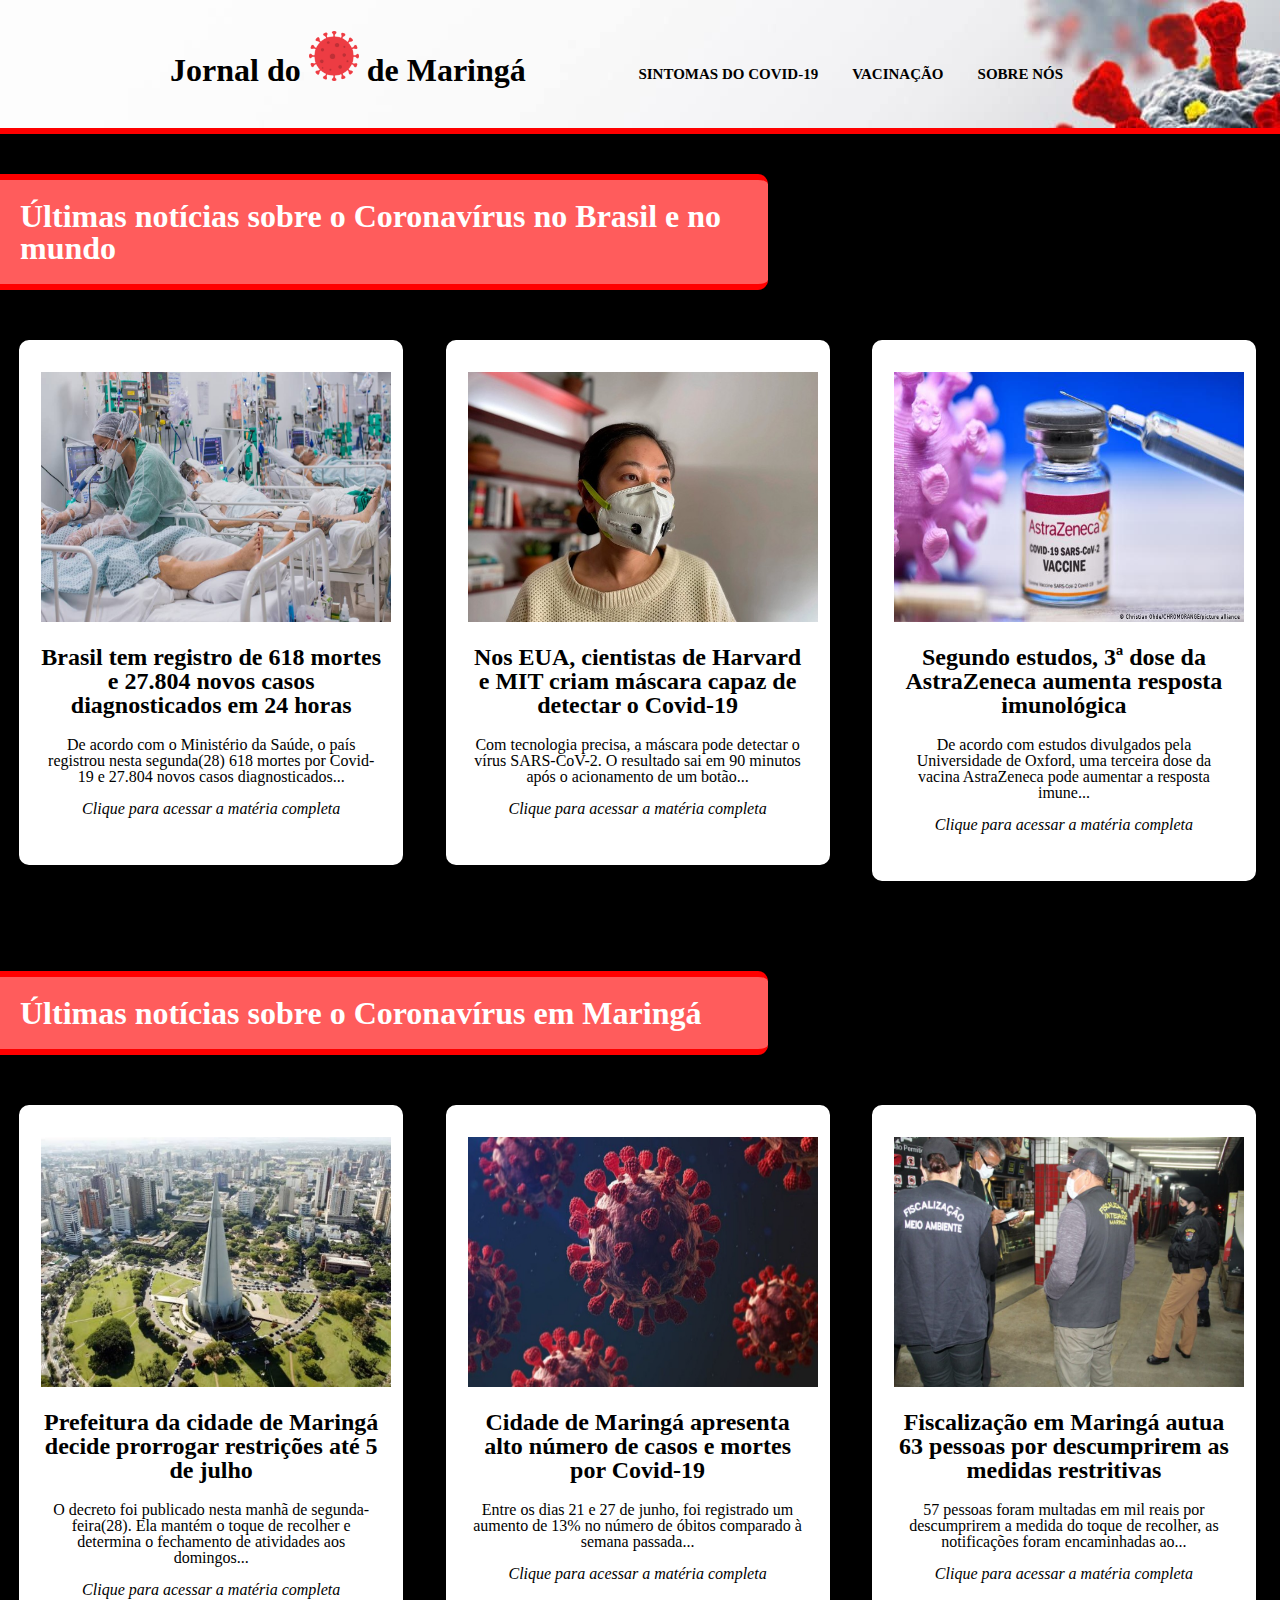
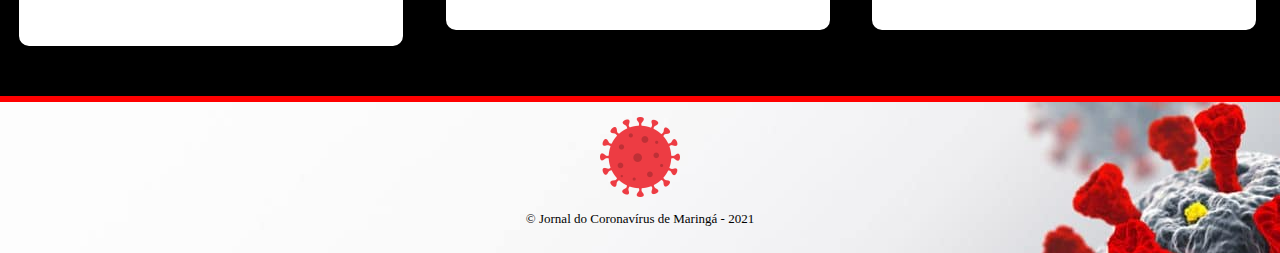
<file: index.html>
<!DOCTYPE html>

<html lang="pt-br">
	
	<head>
		<meta charset="UTF-8">
		<title>Jornal do Coronavírus de Maringá</title>
		<link rel="stylesheet" href="reset.css">
		<link rel="stylesheet" href="noticias.css">
	</head>

	<body>

		<header>
			<div class="caixa">
				<h1><a href="index.html">Jornal do <img src="covid.png" width="50" height="50"> de Maringá</a></h1>

				<nav>
					<ul>
						<li><a href="corona.html">Sintomas do Covid-19</a></li>
						<li><a href="vacinacao.html">Vacinação</a></li>
						<li><a href="sobre.html">Sobre nós</a></li>
					</ul>
				</nav>
			</div>
		</header>

		<main>
		
			<h1 class="titulos-principais">Últimas notícias sobre o Coronavírus no Brasil e no mundo</h1>

			<ul class="noticias">
				<a href="materia_um.html"><li>
					<img src="hospital.jpg" width="350" height="250">
					<h2>Brasil tem registro de 618 mortes e 27.804 novos casos diagnosticados em 24 horas</h2>
					<p>De acordo com o Ministério da Saúde, o país registrou nesta segunda(28) 618 mortes por Covid-19 e 27.804 novos casos diagnosticados...</p>
					<p><em>Clique para acessar a matéria completa</em></p>
				</li></a>
				<a href="materia_dois.html"><li>
					<img src="mascara.jpg" width="350" height="250">
					<h2>Nos EUA, cientistas de Harvard e MIT criam máscara capaz de detectar o Covid-19</h2>
					<p>Com tecnologia precisa, a máscara pode detectar o vírus SARS-CoV-2. O resultado sai em 90 minutos após o acionamento de um botão...</p>
					<p><em>Clique para acessar a matéria completa</em></p>
				</li></a>

				<a href="materia_tres.html"><li>
					<img src="astrazeneca2.jpg" width="350" height="250">
					<h2>Segundo estudos, 3ª dose da AstraZeneca aumenta resposta imunológica</h2>
					<p>De acordo com estudos divulgados pela Universidade de Oxford, uma terceira dose da vacina AstraZeneca pode aumentar a resposta imune...</p>
					<p><em>Clique para acessar a matéria completa</em></p>
				</li></a>
			</ul>

			<h1 class="titulos-principais">Últimas notícias sobre o Coronavírus em Maringá</h1>

			<ul class="noticias-dois">
				<a href="materia_mg_um.html"><li>
					<img src="foto-maringa.jpg" width="350" height="250">
					<h2>Prefeitura da cidade de Maringá decide prorrogar restrições até 5 de julho</h2>
					<p>O decreto foi publicado nesta manhã de segunda-feira(28). Ela mantém o toque de recolher e determina o fechamento de atividades aos domingos...</p>
					<p><em>Clique para acessar a matéria completa</em></p>
				</li></a>
				<a href="materia_mg_dois.html"><li>
					<img src="corona-foto-dois.jpg" width="350" height="250">
					<h2>Cidade de Maringá apresenta alto número de casos e mortes por Covid-19</h2>
					<p>Entre os dias 21 e 27 de junho, foi registrado um aumento de 13% no número de óbitos comparado à semana passada...</p>
					<p><em>Clique para acessar a matéria completa</em></p>
				</li></a>

				<a href="materia_mg_tres.html"><li>
					<img src="fiscal.jpg" width="350" height="250">
					<h2>Fiscalização em Maringá autua 63 pessoas por descumprirem as medidas restritivas</h2>
					<p>57 pessoas foram multadas em mil reais por descumprirem a medida do toque de recolher, as notificações foram encaminhadas ao...</p>
					<p><em>Clique para acessar a matéria completa</em></p>
				</li></a>
			</ul>

		</main>

		<footer>
			<img src="covid.png" width="80" height="80">
			<p>&copy; Jornal do Coronavírus de Maringá - 2021</p>
		</footer>

	</body>
</file>
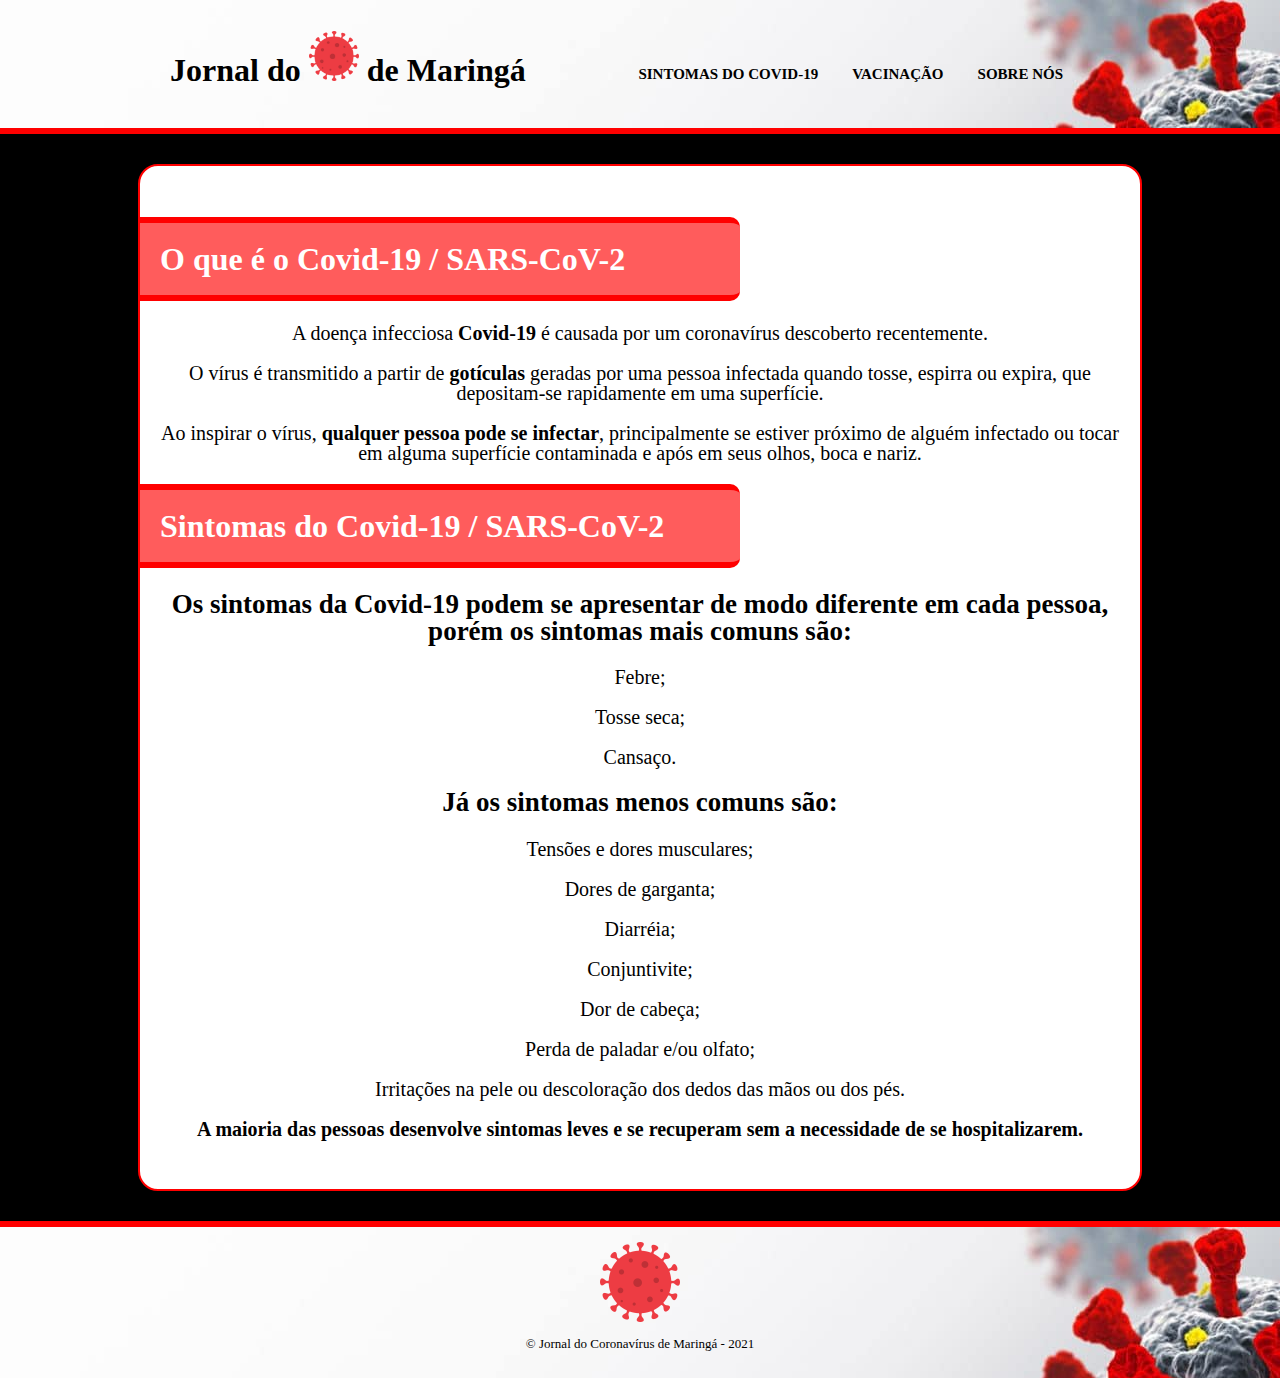
<file: corona.html>
<!DOCTYPE html>

<html lang="pt-br">
	
	<head>
		<meta charset="UTF-8">
		<title>Jornal do Coronavírus de Maringá</title>
		<link rel="stylesheet" href="reset.css">
		<link rel="stylesheet" href="navegacao.css">
	</head>

	<body>

		<header>
			<div class="caixa">
				<h1><a href="index.html">Jornal do <img src="covid.png" width="50" height="50"> de Maringá</a></h1>

				<nav>
					<ul>
						<li><a href="corona.html">Sintomas do Covid-19</a></li>
						<li><a href="vacinacao.html">Vacinação</a></li>
						<li><a href="sobre.html">Sobre nós</a></li>
					</ul>
				</nav>
			</div>
		</header>

		<main>
			
			<h1 class="titulos-principais">O que é o Covid-19 / SARS-CoV-2</h1>
			<p class="texto">A doença infecciosa <strong>Covid-19</strong> é causada por um coronavírus descoberto recentemente.</p>
			<p class="texto">O vírus é transmitido a partir de <strong>gotículas</strong> geradas por uma pessoa infectada quando tosse, espirra ou expira, que depositam-se rapidamente em uma superfície.</p>
			<p class="texto">Ao inspirar o vírus, <strong>qualquer pessoa pode se infectar</strong>, principalmente se estiver próximo de alguém infectado ou tocar em alguma superfície contaminada e após em seus olhos, boca e nariz.</p>
			<p class="texto"></p>
			<h1 class="titulos-principais">Sintomas do Covid-19 / SARS-CoV-2</h1>
			<h2>Os sintomas da Covid-19 podem se apresentar de modo diferente em cada pessoa, porém os sintomas mais comuns são:</h2>
			<p class="texto">Febre;</p>
			<p class="texto">Tosse seca;</p>
			<p class="texto">Cansaço.</p>
			<h2>Já os sintomas menos comuns são:</h2>
			<p class="texto">Tensões e dores musculares;</p>
			<p class="texto">Dores de garganta;</p>
			<p class="texto">Diarréia;</p>
			<p class="texto">Conjuntivite;</p>
			<p class="texto">Dor de cabeça;</p>
			<p class="texto">Perda de paladar e/ou olfato;</p>
			<p class="texto">Irritações na pele ou descoloração dos dedos das mãos ou dos pés.</p>
			<p class="texto"><strong>A maioria das pessoas desenvolve sintomas leves e se recuperam sem a necessidade de se hospitalizarem.</strong></p>

		</main>

		<footer>
			<img src="covid.png" width="80" height="80">
			<p>&copy; Jornal do Coronavírus de Maringá - 2021</p>
		</footer>

	</body>
</file>
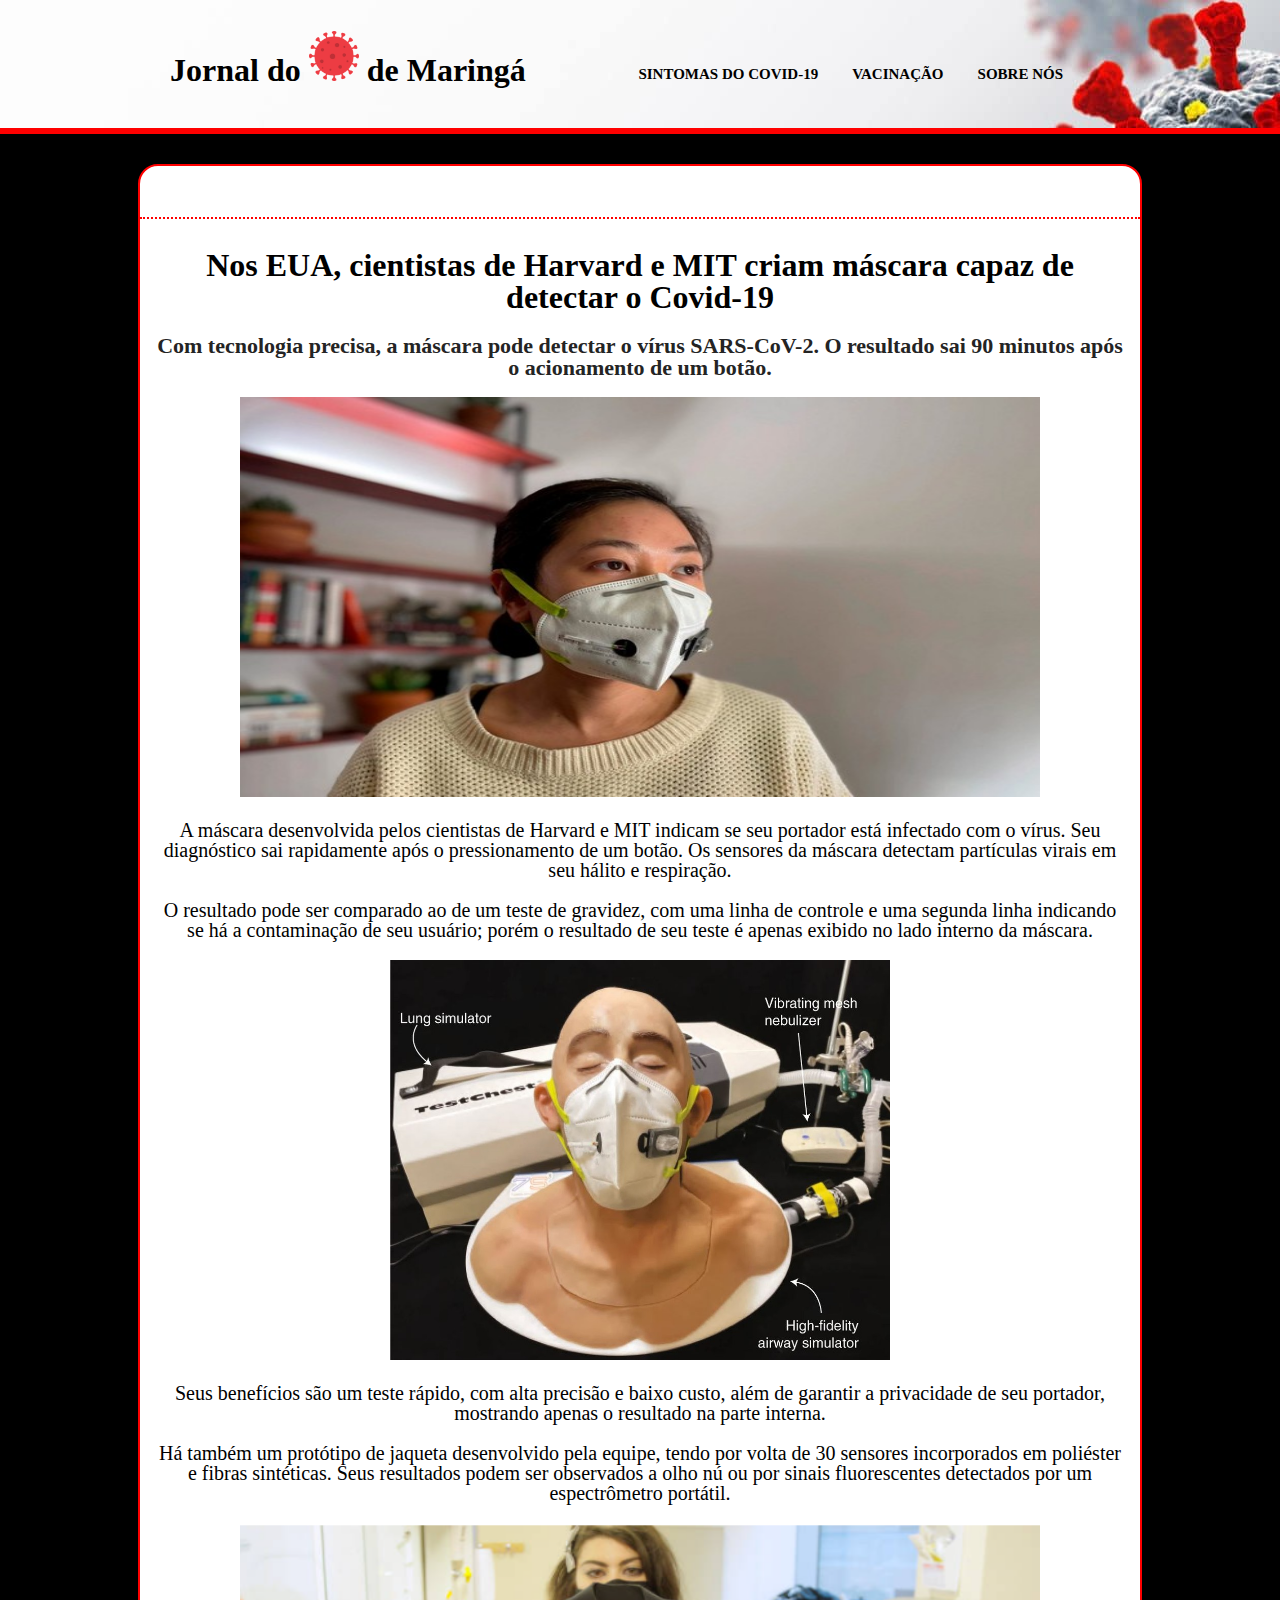
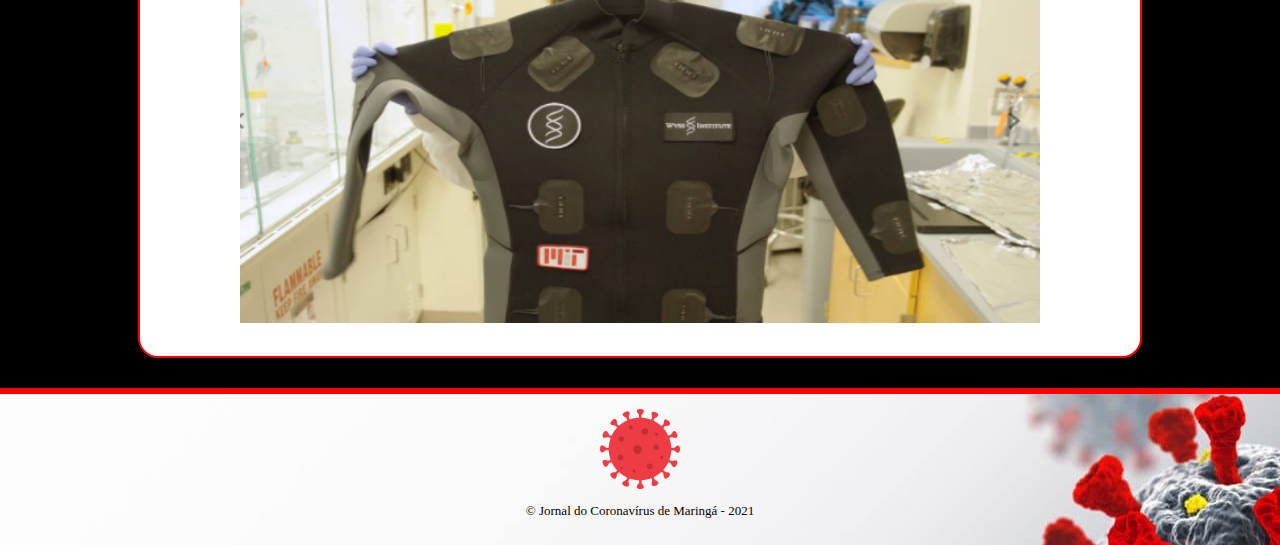
<file: materia_dois.html>
<!DOCTYPE html>

<html lang="pt-br">
	
	<head>
		<meta charset="UTF-8">
		<title>Jornal do Coronavírus de Maringá</title>
		<link rel="stylesheet" href="reset.css">
		<link rel="stylesheet" href="style_materias.css">
	</head>

	<body>

		<header>
			<div class="caixa">
				<h1><a href="index.html">Jornal do <img src="covid.png" width="50" height="50"> de Maringá</a></h1>

				<nav>
					<ul>
						<li><a href="corona.html">Sintomas do Covid-19</a></li>
						<li><a href="vacinacao.html">Vacinação</a></li>
						<li><a href="sobre.html">Sobre nós</a></li>
					</ul>
				</nav>
			</div>
		</header>

		<main>
			<h1 class="titulo-materia">Nos EUA, cientistas de Harvard e MIT criam máscara capaz de detectar o Covid-19</h1>
			<h2>Com tecnologia precisa, a máscara pode detectar o vírus SARS-CoV-2. O resultado sai 90 minutos após o acionamento de um botão.</h2>
			<img src="mascara.jpg" width="800" height="400">
			<p class="texto">A máscara desenvolvida pelos cientistas de Harvard e MIT indicam se seu portador está infectado com o vírus. Seu diagnóstico sai rapidamente após o pressionamento de um botão. Os sensores da máscara detectam partículas virais em seu hálito e respiração.</p>
			<p class="texto">O resultado pode ser comparado ao de um teste de gravidez, com uma linha de controle e uma segunda linha indicando se há a contaminação de seu usuário; porém o resultado de seu teste é apenas exibido no lado interno da máscara.</p>
			<img src="mascara2.jpg" width="500" height="400">
			<p class="texto">Seus benefícios são um teste rápido, com alta precisão e baixo custo, além de garantir a privacidade de seu portador, mostrando apenas o resultado na parte interna.</p>
			<p class="texto">Há também um protótipo de jaqueta desenvolvido pela equipe, tendo por volta de 30 sensores incorporados em poliéster e fibras sintéticas. Seus resultados podem ser observados a olho nú ou por sinais fluorescentes detectados por um espectrômetro portátil.</p>
			<img src="jaqueta.png" width="800" height="400">
		</main>

		<footer>
			<img src="covid.png" width="80" height="80">
			<p>&copy; Jornal do Coronavírus de Maringá - 2021</p>
		</footer>

	</body>
</file>
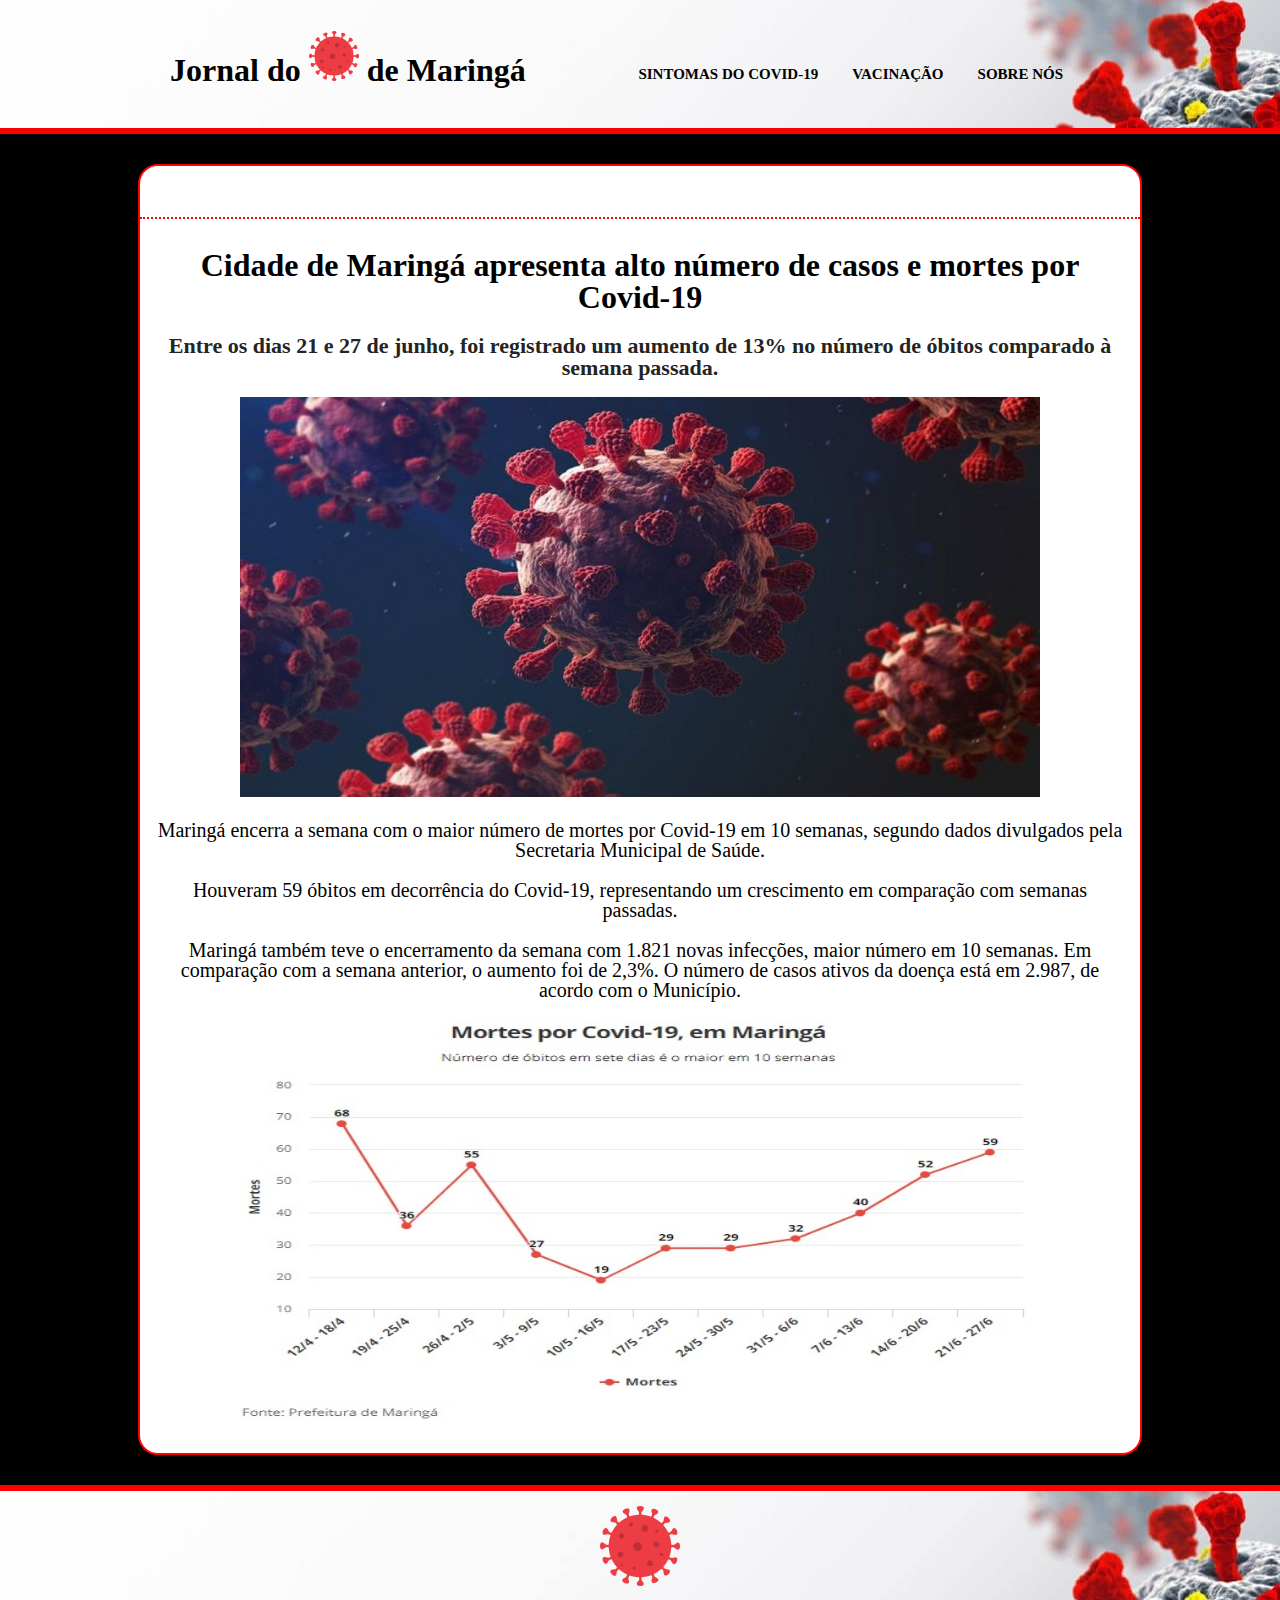
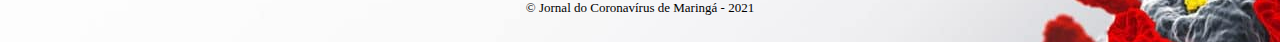
<file: materia_mg_dois.html>
<!DOCTYPE html>

<html lang="pt-br">
	
	<head>
		<meta charset="UTF-8">
		<title>Jornal do Coronavírus de Maringá</title>
		<link rel="stylesheet" href="reset.css">
		<link rel="stylesheet" href="style_materias.css">
	</head>

	<body>

		<header>
			<div class="caixa">
				<h1><a href="index.html">Jornal do <img src="covid.png" width="50" height="50"> de Maringá</a></h1>

				<nav>
					<ul>
						<li><a href="corona.html">Sintomas do Covid-19</a></li>
						<li><a href="vacinacao.html">Vacinação</a></li>
						<li><a href="sobre.html">Sobre nós</a></li>
					</ul>
				</nav>
			</div>
		</header>

		<main>
			<h1 class="titulo-materia">Cidade de Maringá apresenta alto número de casos e mortes por Covid-19</h1>
			<h2>Entre os dias 21 e 27 de junho, foi registrado um aumento de 13% no número de óbitos comparado à semana passada.</h2>
			<img src="corona-foto-dois.jpg" width="800" height="400">
			<p class="texto">Maringá encerra a semana com o maior número de mortes por Covid-19 em 10 semanas, segundo dados divulgados pela Secretaria Municipal de Saúde.</p>
			<p class="texto">Houveram 59 óbitos em decorrência do Covid-19, representando um crescimento em comparação com semanas passadas.</p>
			<p class="texto">Maringá também teve o encerramento da semana com 1.821 novas infecções, maior número em 10 semanas. Em comparação com a semana anterior, o aumento foi de 2,3%. O número de casos ativos da doença está em 2.987, de acordo com o Município.</p>
			<img src="obitosMaringa.jpg" width="800" height="400">
		</main>

		<footer>
			<img src="covid.png" width="80" height="80">
			<p>&copy; Jornal do Coronavírus de Maringá - 2021</p>
		</footer>

	</body>
</file>
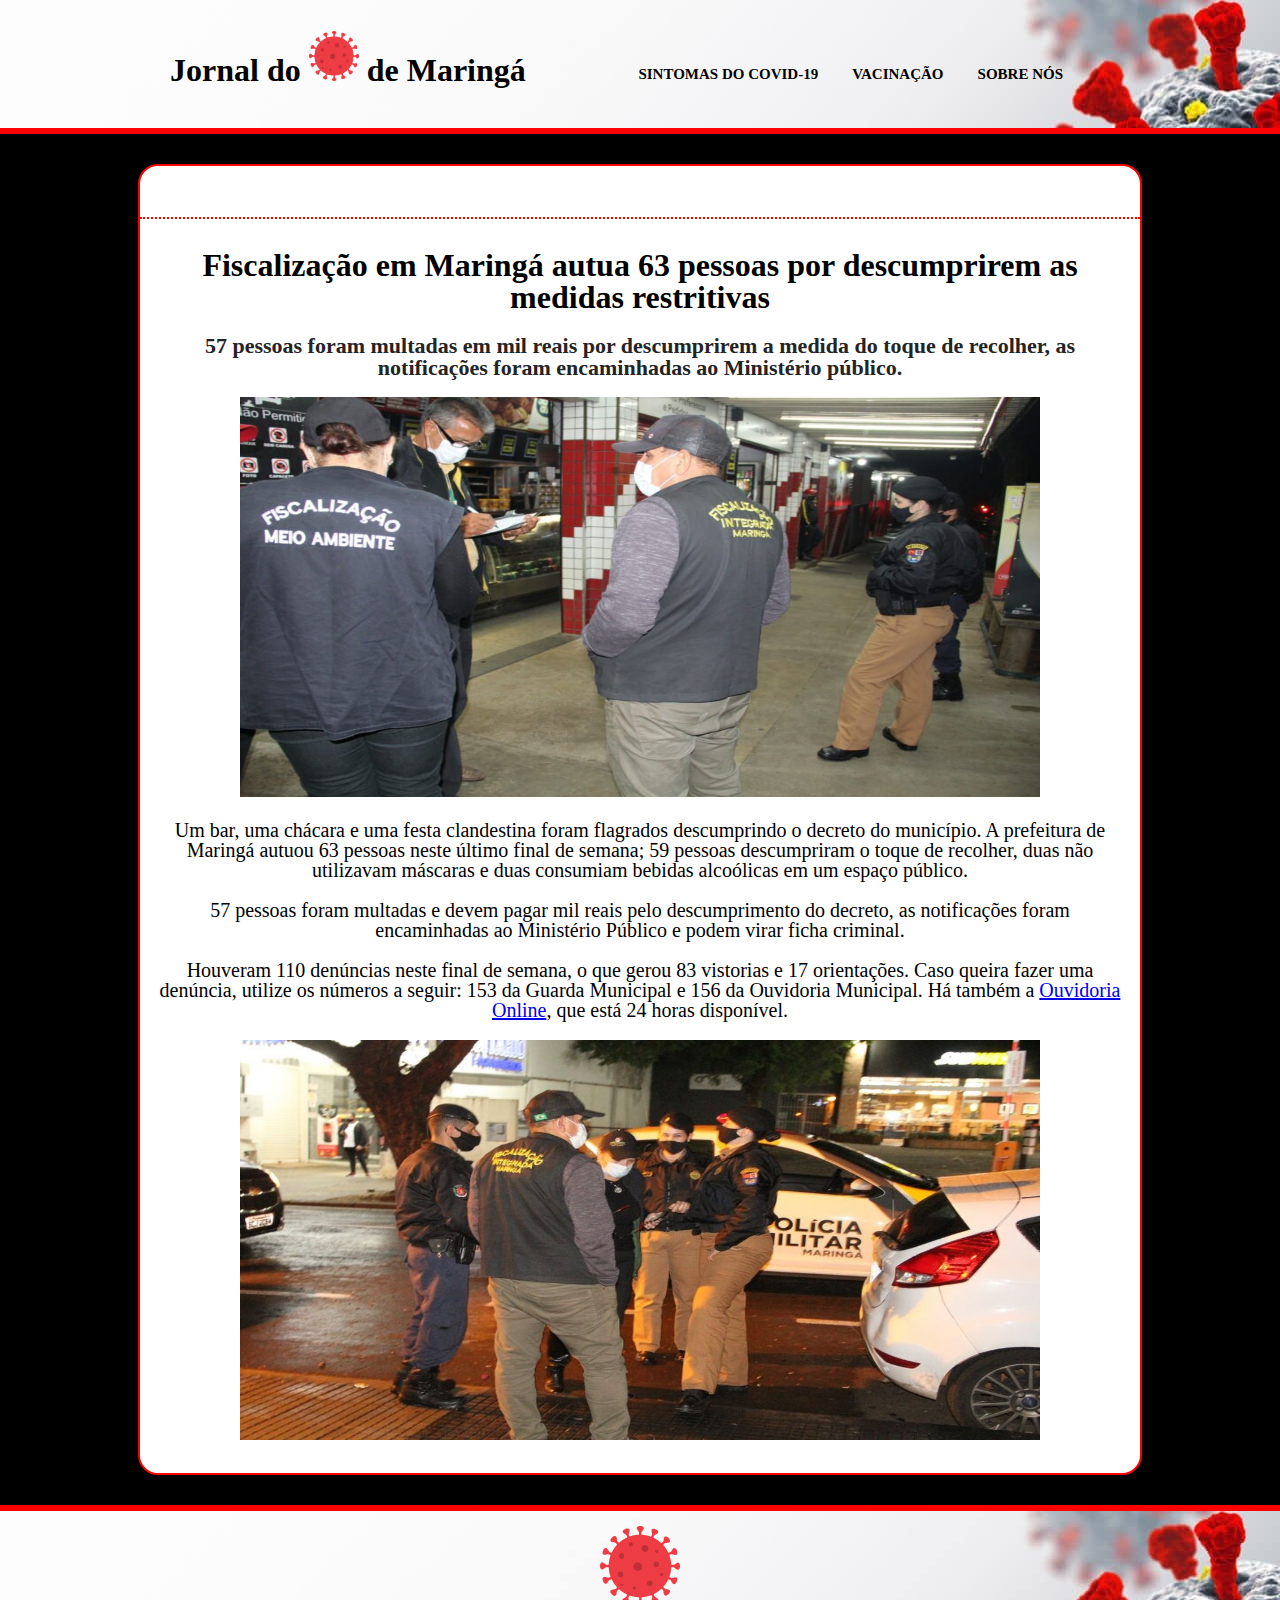
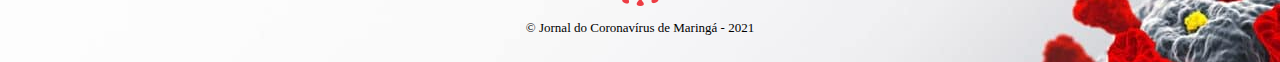
<file: materia_mg_tres.html>
<!DOCTYPE html>

<html lang="pt-br">
	
	<head>
		<meta charset="UTF-8">
		<title>Jornal do Coronavírus de Maringá</title>
		<link rel="stylesheet" href="reset.css">
		<link rel="stylesheet" href="style_materias.css">
	</head>

	<body>

		<header>
			<div class="caixa">
				<h1><a href="index.html">Jornal do <img src="covid.png" width="50" height="50"> de Maringá</a></h1>

				<nav>
					<ul>
						<li><a href="corona.html">Sintomas do Covid-19</a></li>
						<li><a href="vacinacao.html">Vacinação</a></li>
						<li><a href="sobre.html">Sobre nós</a></li>
					</ul>
				</nav>
			</div>
		</header>

		<main>
			<h1 class="titulo-materia">Fiscalização em Maringá autua 63 pessoas por descumprirem as medidas restritivas</h1>
			<h2>57 pessoas foram multadas em mil reais por descumprirem a medida do toque de recolher, as notificações foram encaminhadas ao Ministério público.</h2>
			<img src="fiscal.jpg" width="800" height="400">
			<p class="texto">Um bar, uma chácara e uma festa clandestina foram flagrados descumprindo o decreto do município. A prefeitura de Maringá autuou 63 pessoas neste último final de semana; 59 pessoas descumpriram o toque de recolher, duas não utilizavam máscaras e duas consumiam bebidas alcoólicas em um espaço público.</p>
			<p class="texto">57 pessoas foram multadas e devem pagar mil reais pelo descumprimento do decreto, as notificações foram encaminhadas ao Ministério Público e podem virar ficha criminal.</p>
			<p class="texto">Houveram 110 denúncias neste final de semana, o que gerou 83 vistorias e 17 orientações. Caso queira fazer uma denúncia, utilize os números a seguir: 153 da Guarda Municipal e 156 da Ouvidoria Municipal. Há também a <a href="http://geoproc.maringa.pr.gov.br:8081/sistema156/">Ouvidoria Online</a>, que está 24 horas disponível.</p>
			<img src="fiscal2.jpg" width="800" height="400">
		</main>

		<footer>
			<img src="covid.png" width="80" height="80">
			<p>&copy; Jornal do Coronavírus de Maringá - 2021</p>
		</footer>

	</body>
</file>
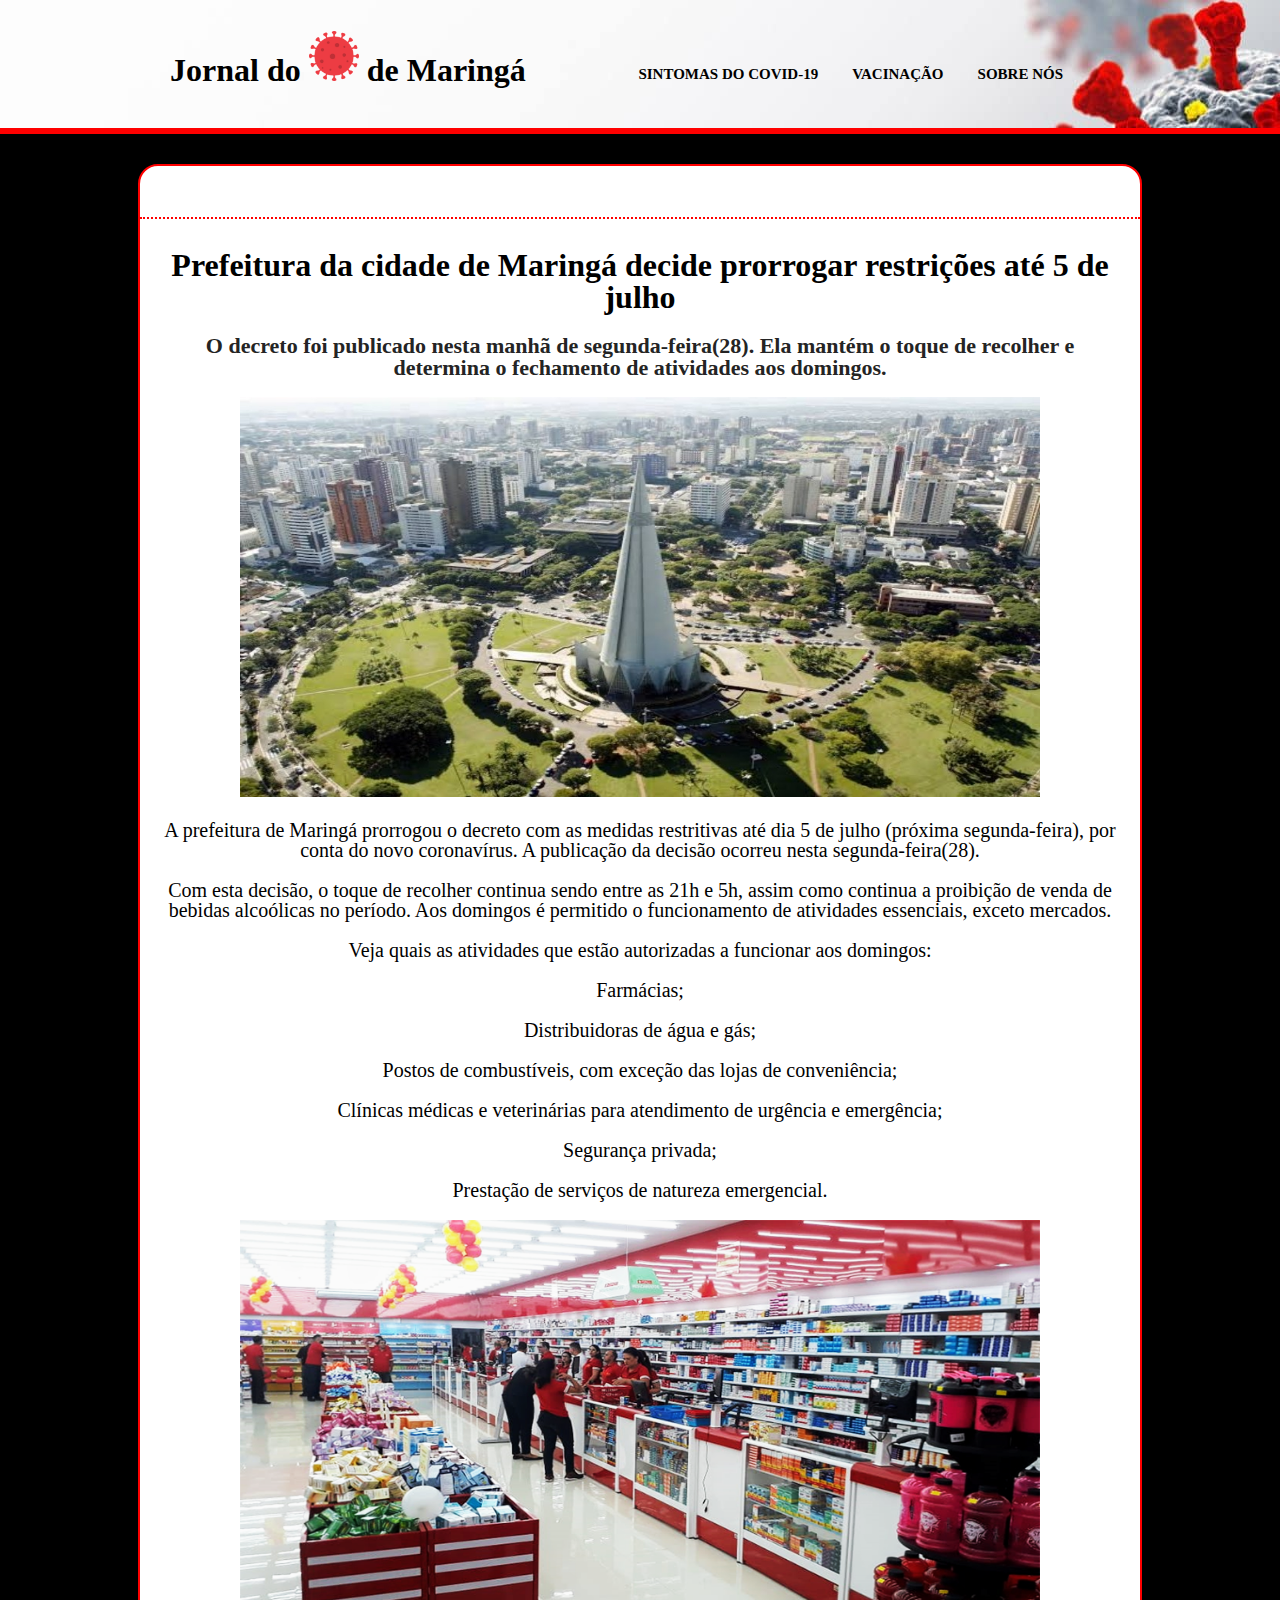
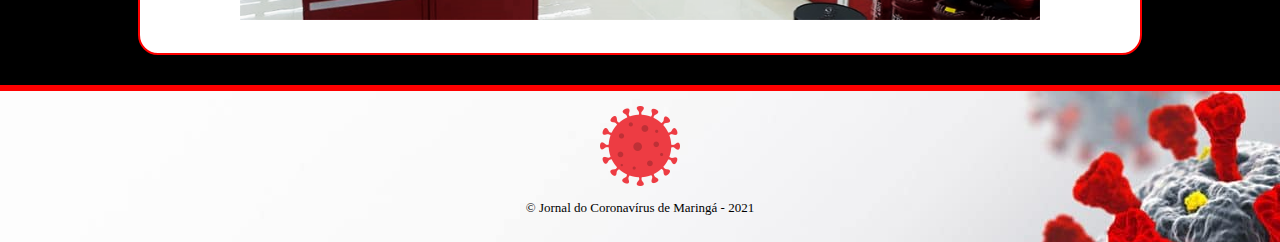
<file: materia_mg_um.html>
<!DOCTYPE html>

<html lang="pt-br">
	
	<head>
		<meta charset="UTF-8">
		<title>Jornal do Coronavírus de Maringá</title>
		<link rel="stylesheet" href="reset.css">
		<link rel="stylesheet" href="style_materias.css">
	</head>

	<body>

		<header>
			<div class="caixa">
				<h1><a href="index.html">Jornal do <img src="covid.png" width="50" height="50"> de Maringá</a></h1>

				<nav>
					<ul>
						<li><a href="corona.html">Sintomas do Covid-19</a></li>
						<li><a href="vacinacao.html">Vacinação</a></li>
						<li><a href="sobre.html">Sobre nós</a></li>
					</ul>
				</nav>
			</div>
		</header>

		<main>
			<h1 class="titulo-materia">Prefeitura da cidade de Maringá decide prorrogar restrições até 5 de julho</h1>
			<h2>O decreto foi publicado nesta manhã de segunda-feira(28). Ela mantém o toque de recolher e determina o fechamento de atividades aos domingos.</h2>
			<img src="foto-maringa.jpg" width="800" height="400">
			<p class="texto">A prefeitura de Maringá prorrogou o decreto com as medidas restritivas até dia 5 de julho (próxima segunda-feira), por conta do novo coronavírus. A publicação da decisão ocorreu nesta segunda-feira(28).</p>
			<p class="texto">Com esta decisão, o toque de recolher continua sendo entre as 21h e 5h, assim como continua a proibição de venda de bebidas alcoólicas no período. Aos domingos é permitido o funcionamento de atividades essenciais, exceto mercados.</p>
			<p class="texto">Veja quais as atividades que estão autorizadas a funcionar aos domingos:</p>
			<p class="texto">Farmácias;</p>
			<p class="texto">Distribuidoras de água e gás;</li>
			<p class="texto">Postos de combustíveis, com exceção das lojas de conveniência;</li>
			<p class="texto">Clínicas médicas e veterinárias para atendimento de urgência e emergência;</li>
			<p class="texto">Segurança privada;</li>
			<p class="texto">Prestação de serviços de natureza emergencial.</p>
			<img src="farmacia.png" width="800" height="400">
		</main>

		<footer>
			<img src="covid.png" width="80" height="80">
			<p>&copy; Jornal do Coronavírus de Maringá - 2021</p>
		</footer>

	</body>
</file>
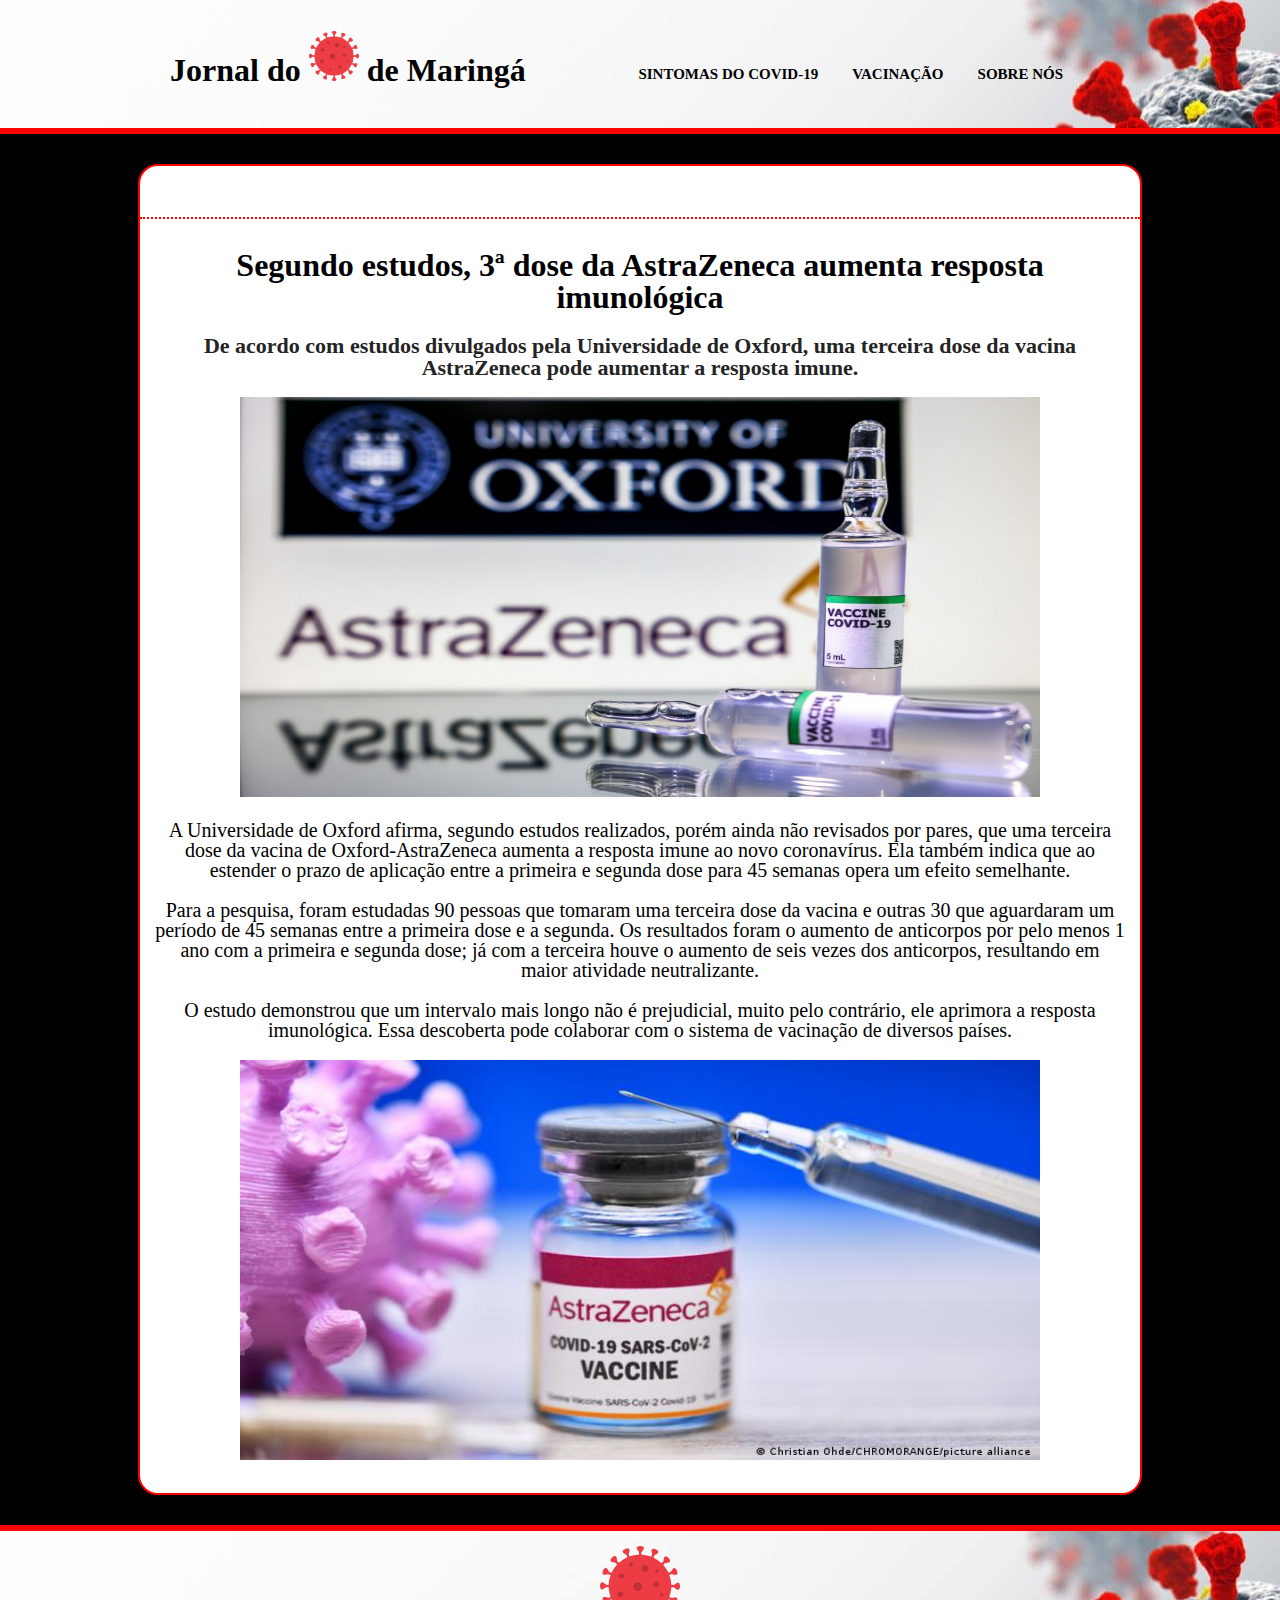
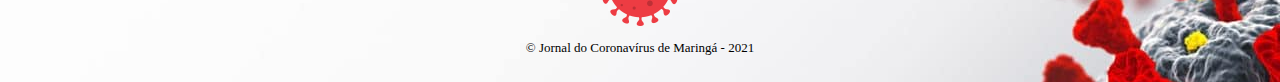
<file: materia_tres.html>
<!DOCTYPE html>

<html lang="pt-br">
	
	<head>
		<meta charset="UTF-8">
		<title>Jornal do Coronavírus de Maringá</title>
		<link rel="stylesheet" href="reset.css">
		<link rel="stylesheet" href="style_materias.css">
	</head>

	<body>

		<header>
			<div class="caixa">
				<h1><a href="index.html">Jornal do <img src="covid.png" width="50" height="50"> de Maringá</a></h1>

				<nav>
					<ul>
						<li><a href="corona.html">Sintomas do Covid-19</a></li>
						<li><a href="vacinacao.html">Vacinação</a></li>
						<li><a href="sobre.html">Sobre nós</a></li>
					</ul>
				</nav>
			</div>
		</header>

		<main>
			<h1 class="titulo-materia">Segundo estudos, 3ª dose da AstraZeneca aumenta resposta imunológica</h1>
			<h2>De acordo com estudos divulgados pela Universidade de Oxford, uma terceira dose da vacina AstraZeneca pode aumentar a resposta imune.</h2>
			<img src="astrazeneca.jpg" width="800" height="400">
			<p class="texto">A Universidade de Oxford afirma, segundo estudos realizados, porém ainda não revisados por pares, que uma terceira dose da vacina de Oxford-AstraZeneca aumenta a resposta imune ao novo coronavírus. Ela também indica que ao estender o prazo de aplicação entre a primeira e segunda dose para 45 semanas opera um efeito semelhante.</p>
			<p class="texto">Para a pesquisa, foram estudadas 90 pessoas que tomaram uma terceira dose da vacina e outras 30 que aguardaram um período de 45 semanas entre a primeira dose e a segunda. Os resultados foram o aumento de anticorpos por pelo menos 1 ano com a primeira e segunda dose; já com a terceira houve o aumento de seis vezes dos anticorpos, resultando em maior atividade neutralizante.</p>
			<p class="texto">O estudo demonstrou que um intervalo mais longo não é prejudicial, muito pelo contrário, ele aprimora a resposta imunológica. Essa descoberta pode colaborar com o sistema de vacinação de diversos países.</p>
			<img src="astrazeneca2.jpg" width="800" height="400">
		</main>

		<footer>
			<img src="covid.png" width="80" height="80">
			<p>&copy; Jornal do Coronavírus de Maringá - 2021</p>
		</footer>

	</body>
</file>
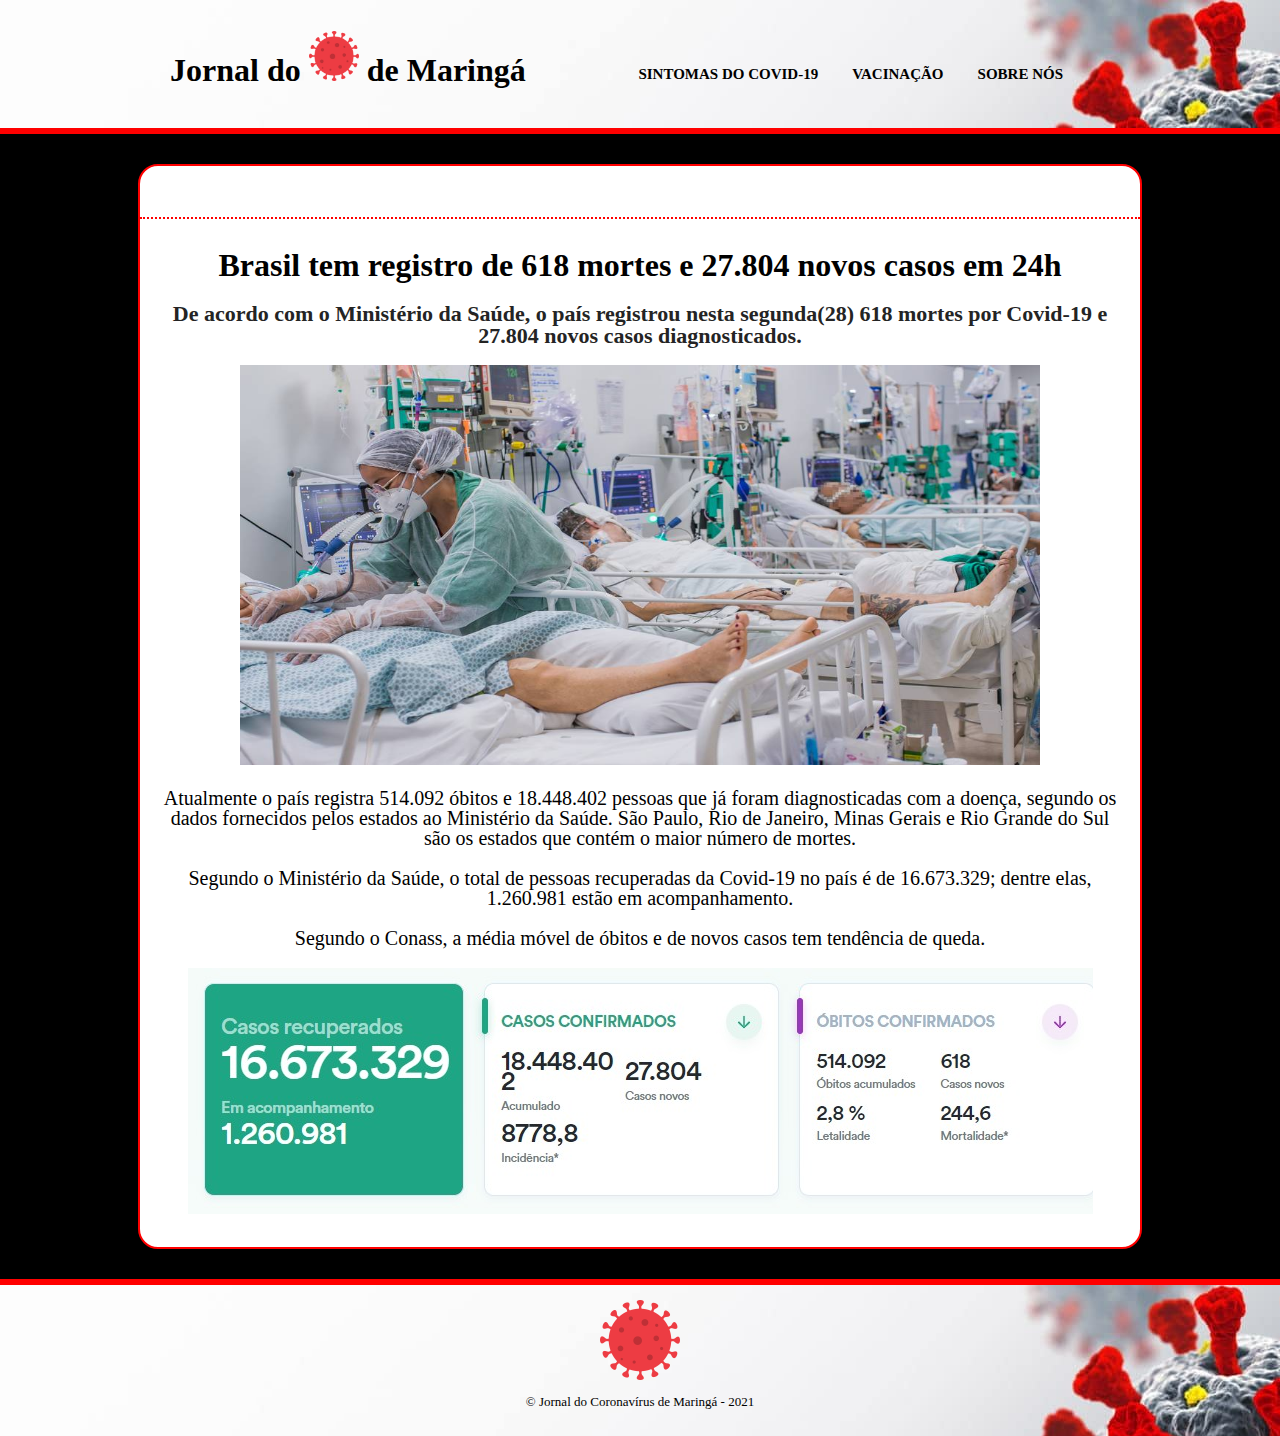
<file: materia_um.html>
<!DOCTYPE html>

<html lang="pt-br">
	
	<head>
		<meta charset="UTF-8">
		<title>Jornal do Coronavírus de Maringá</title>
		<link rel="stylesheet" href="reset.css">
		<link rel="stylesheet" href="style_materias.css">
	</head>

	<body>

		<header>
			<div class="caixa">
				<h1><a href="index.html">Jornal do <img src="covid.png" width="50" height="50"> de Maringá</a></h1>

				<nav>
					<ul>
						<li><a href="corona.html">Sintomas do Covid-19</a></li>
						<li><a href="vacinacao.html">Vacinação</a></li>
						<li><a href="sobre.html">Sobre nós</a></li>
					</ul>
				</nav>
			</div>
		</header>

		<main>
				<h1 class="titulo-materia">Brasil tem registro de 618 mortes e 27.804 novos casos em 24h</h1>
				<h2>De acordo com o Ministério da Saúde, o país registrou nesta segunda(28) 618 mortes por Covid-19 e 27.804 novos casos diagnosticados.</h2>
				<img src="hospital.jpg" width="800" height="400">
				<p class="texto">Atualmente o país registra 514.092 óbitos e 18.448.402 pessoas que já foram diagnosticadas com a doença, segundo os dados fornecidos pelos estados ao Ministério da Saúde. São Paulo, Rio de Janeiro, Minas Gerais e Rio Grande do Sul são os estados que contém o maior número de mortes.</p>
				<p class="texto">Segundo o Ministério da Saúde, o total de pessoas recuperadas da Covid-19 no país é de 16.673.329; dentre elas, 1.260.981 estão em acompanhamento.</p>
				<p class="texto">Segundo o Conass, a média móvel de óbitos e de novos casos tem tendência de queda.</p>
				<img src="boletim.jpg">
		</main>

		<footer>
			<img src="covid.png" width="80" height="80">
			<p>&copy; Jornal do Coronavírus de Maringá - 2021</p>
		</footer>

	</body>
</file>
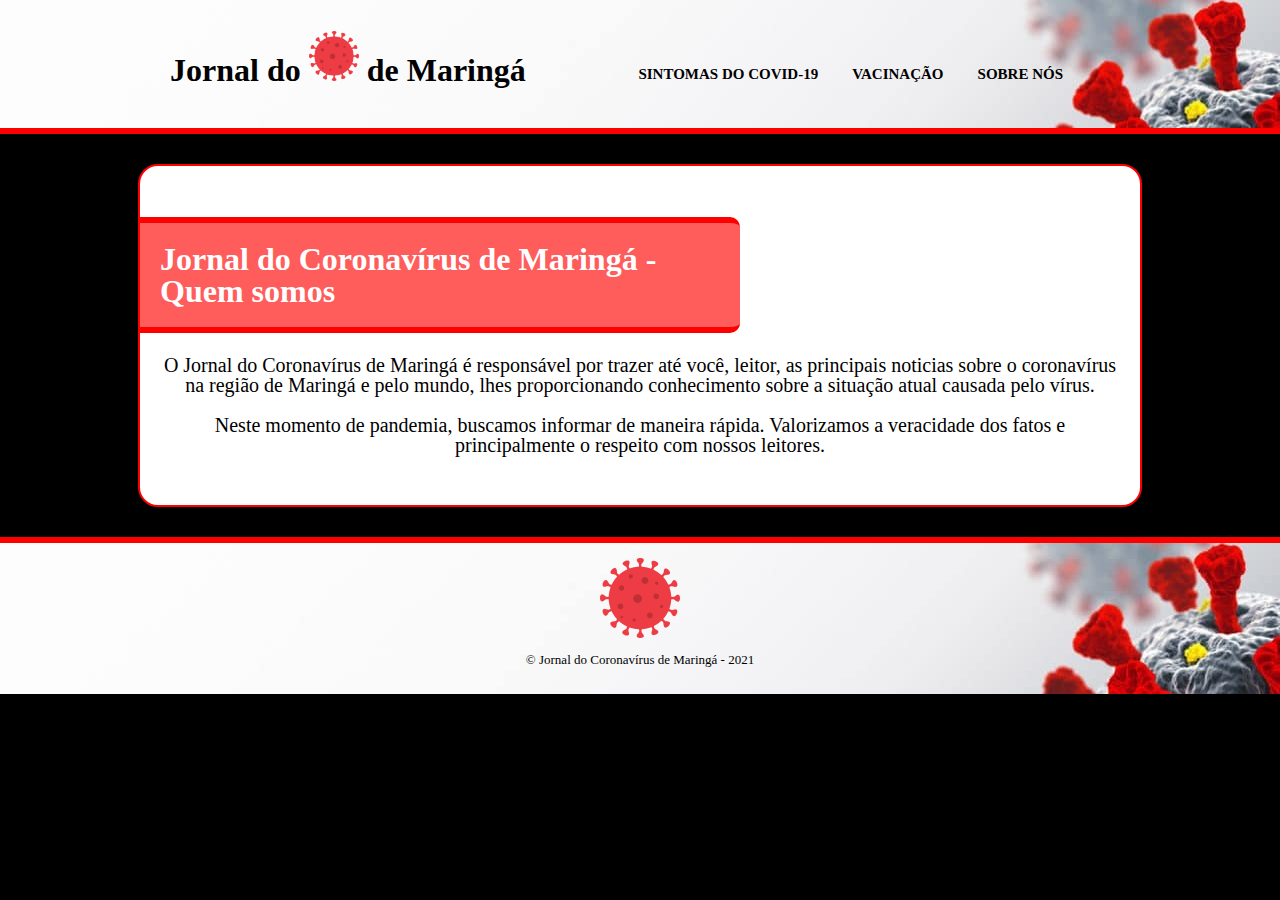
<file: sobre.html>
<!DOCTYPE html>

<html lang="pt-br">
	
	<head>
		<meta charset="UTF-8">
		<title>Jornal do Coronavírus de Maringá</title>
		<link rel="stylesheet" href="reset.css">
		<link rel="stylesheet" href="navegacao.css">
	</head>

	<body>

		<header>
			<div class="caixa">
				<h1><a href="index.html">Jornal do <img src="covid.png" width="50" height="50"> de Maringá</a></h1>

				<nav>
					<ul>
						<li><a href="corona.html">Sintomas do Covid-19</a></li>
						<li><a href="vacinacao.html">Vacinação</a></li>
						<li><a href="sobre.html">Sobre nós</a></li>
					</ul>
				</nav>
			</div>
		</header>

		<main>
			<h1 class="titulos-principais">Jornal do Coronavírus de Maringá - Quem somos</h1>
			<p class="texto">O Jornal do Coronavírus de Maringá é responsável por trazer até você, leitor, as principais noticias sobre o coronavírus na região de Maringá e pelo mundo, lhes proporcionando conhecimento sobre a situação atual causada pelo vírus.</p>
			<p class="texto">Neste momento de pandemia, buscamos informar de maneira rápida. Valorizamos a veracidade dos fatos e principalmente o respeito com nossos leitores.</p>
		</main>

		<footer>
			<img src="covid.png" width="80" height="80">
			<p>&copy; Jornal do Coronavírus de Maringá - 2021</p>
		</footer>

	</body>
</file>
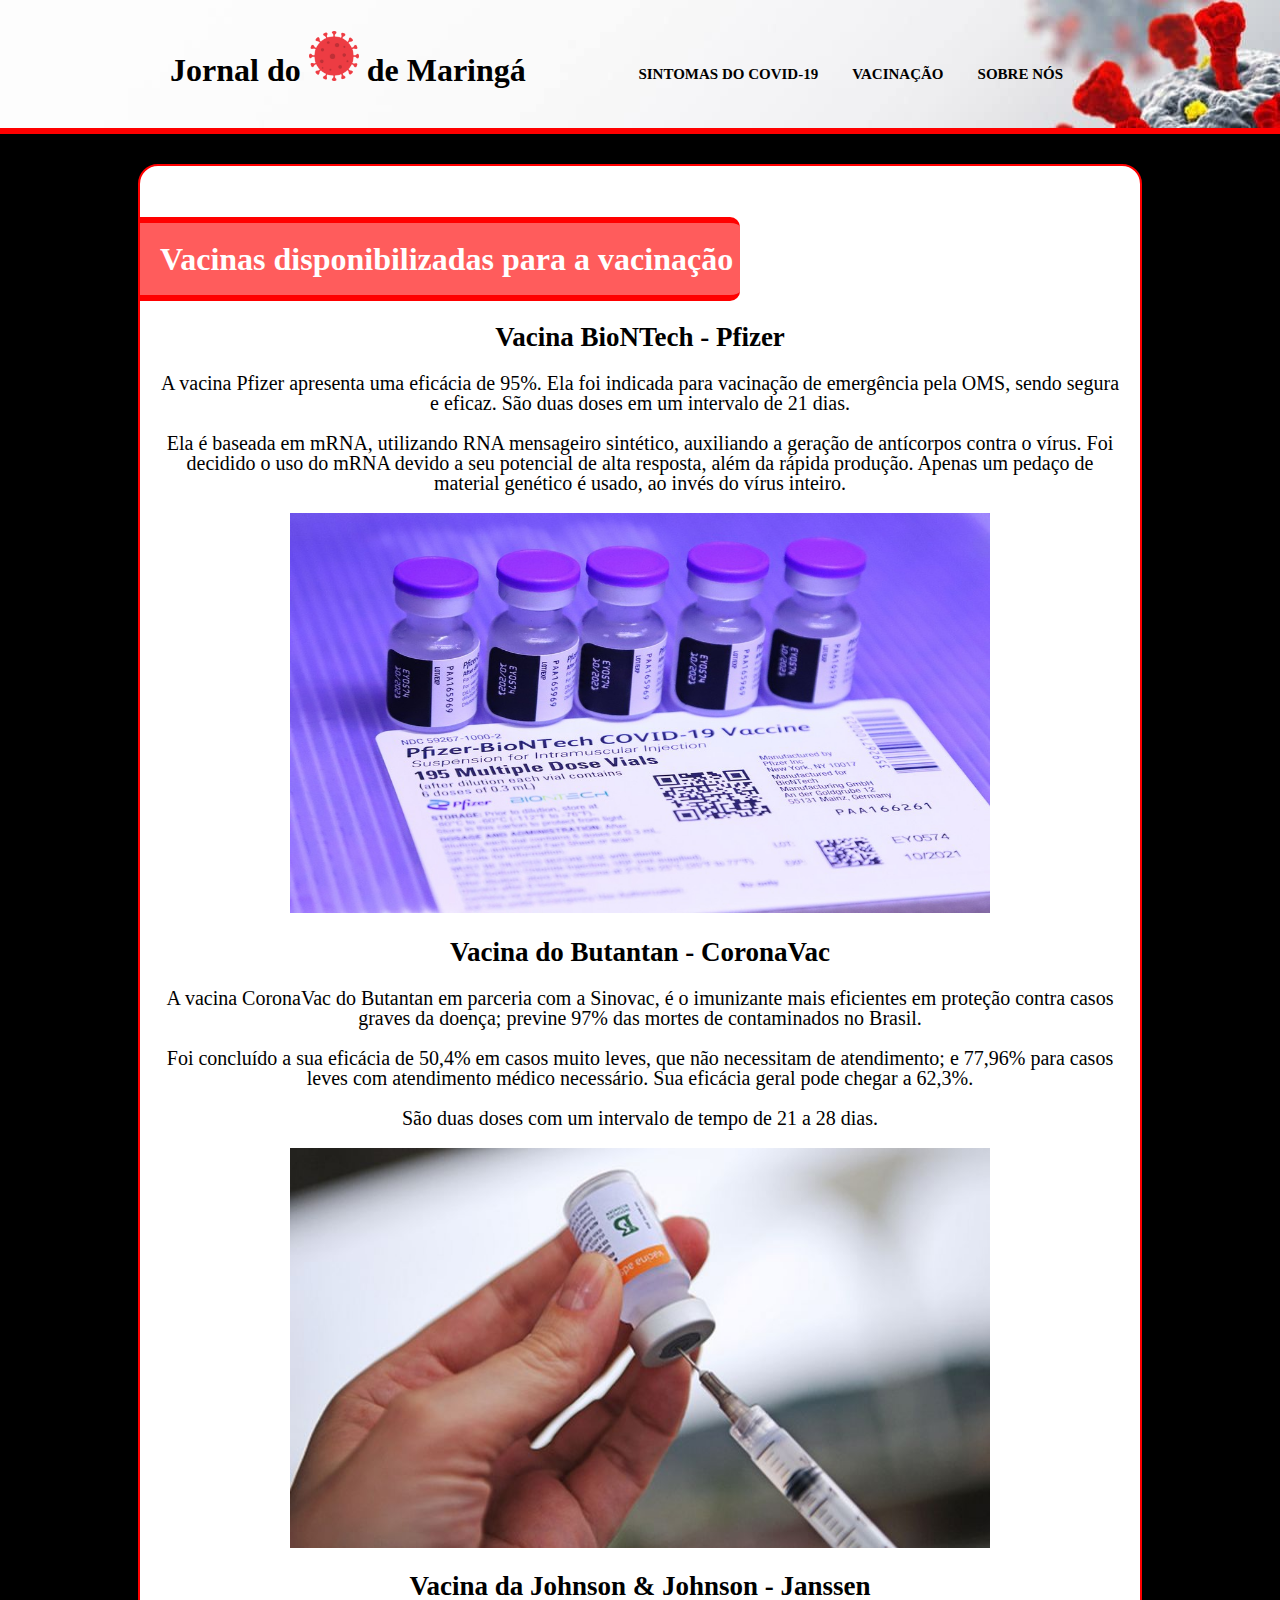
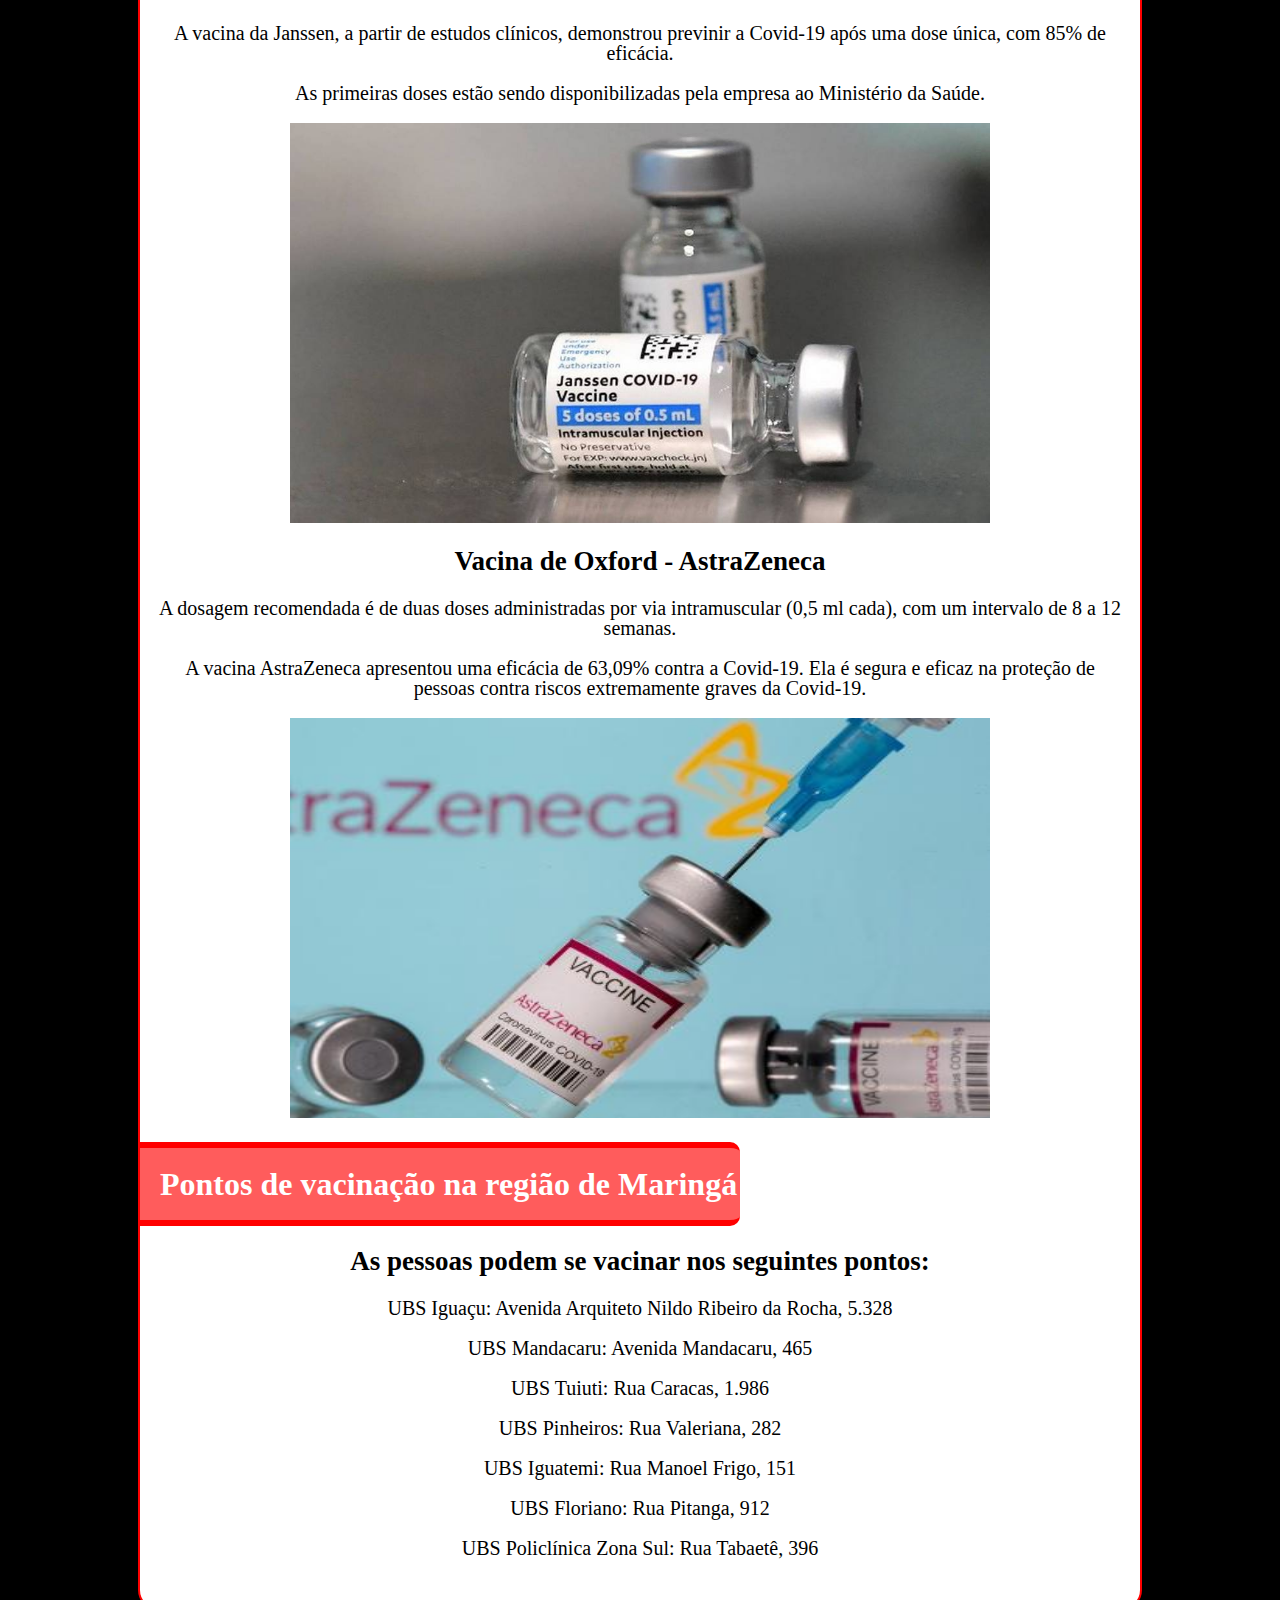
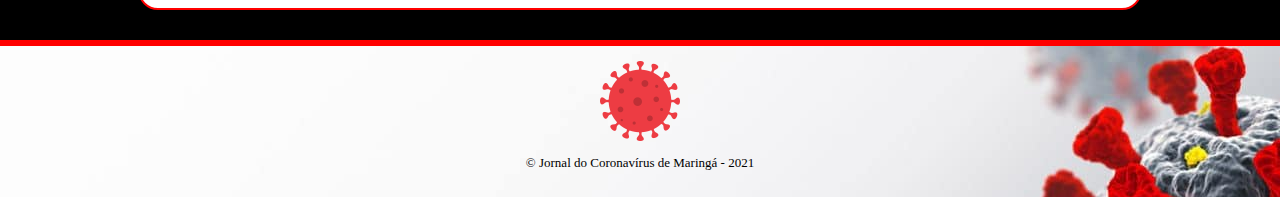
<file: vacinacao.html>
<!DOCTYPE html>

<html lang="pt-br">
	
	<head>
		<meta charset="UTF-8">
		<title>Jornal do Coronavírus de Maringá</title>
		<link rel="stylesheet" href="reset.css">
		<link rel="stylesheet" href="navegacao.css">
	</head>

	<body>

		<header>
			<div class="caixa">
				<h1><a href="index.html">Jornal do <img src="covid.png" width="50" height="50"> de Maringá</a></h1>

				<nav>
					<ul>
						<li><a href="corona.html">Sintomas do Covid-19</a></li>
						<li><a href="vacinacao.html">Vacinação</a></li>
						<li><a href="sobre.html">Sobre nós</a></li>
					</ul>
				</nav>
			</div>
		</header>

		<main>
			
			<h1 class="titulos-principais">Vacinas disponibilizadas para a vacinação</h1>
			<h2>Vacina BioNTech - Pfizer</h2>
			<p class="texto">A vacina Pfizer apresenta uma eficácia de 95%. Ela foi indicada para vacinação de emergência pela OMS, sendo segura e eficaz. São duas doses em um intervalo de 21 dias.</p>
			<p class="texto">Ela é baseada em mRNA, utilizando RNA mensageiro sintético, auxiliando a geração de antícorpos contra o vírus. Foi decidido o uso do mRNA devido a seu potencial de alta resposta, além da rápida produção. Apenas um pedaço de material genético é usado, ao invés do vírus inteiro.</p>
			<img src="pfizer.jpg" width="700" height="400">
			
			<h2>Vacina do Butantan - CoronaVac</h2>
			<p class="texto">A vacina CoronaVac do Butantan em parceria com a Sinovac, é o imunizante mais eficientes em proteção contra casos graves da doença; previne 97% das mortes de contaminados no Brasil.</p>
			<p class="texto">Foi concluído a sua eficácia de 50,4% em casos muito leves, que não necessitam de atendimento; e 77,96% para casos leves com atendimento médico necessário. Sua eficácia geral pode chegar a 62,3%.</p>
			<p class="texto">São duas doses com um intervalo de tempo de 21 a 28 dias.</p>
			<img src="coronavac.jpg" width="700" height="400">

			<h2>Vacina da Johnson & Johnson - Janssen</h2>
			<p class="texto">A vacina da Janssen, a partir de estudos clínicos, demonstrou previnir a Covid-19 após uma dose única, com 85% de eficácia.</p>
			<p class="texto">As primeiras doses estão sendo disponibilizadas pela empresa ao Ministério da Saúde.</p>
			<img src="janssen.jpg" width="700" height="400">

			<h2>Vacina de Oxford - AstraZeneca</h2>
			<p class="texto">A dosagem recomendada é de duas doses administradas por via intramuscular (0,5 ml cada), com um intervalo de 8 a 12 semanas. </p>
			<p class="texto">A vacina AstraZeneca apresentou uma eficácia de 63,09% contra a Covid-19. Ela é segura e eficaz na proteção de pessoas contra riscos extremamente graves da Covid-19.</p>
			<img src="astrazeneca3.jpg" width="700" height="400">

			<h1 class="titulos-principais">Pontos de vacinação na região de Maringá</h1>
			<h2>As pessoas podem se vacinar nos seguintes pontos:</h2>
			<p class="texto">UBS Iguaçu: Avenida Arquiteto Nildo Ribeiro da Rocha, 5.328</p>
			<p class="texto">UBS Mandacaru: Avenida Mandacaru, 465</p>
			<p class="texto">UBS Tuiuti: Rua Caracas, 1.986</p>
			<p class="texto">UBS Pinheiros: Rua Valeriana, 282</p>
			<p class="texto">UBS Iguatemi: Rua Manoel Frigo, 151</p>
			<p class="texto">UBS Floriano: Rua Pitanga, 912</p>
			<p class="texto">UBS Policlínica Zona Sul: Rua Tabaetê, 396</p>
		</main>

		<footer>
			<img src="covid.png" width="80" height="80">
			<p>&copy; Jornal do Coronavírus de Maringá - 2021</p>
		</footer>

	</body>
</file>
<file: noticias.css>
body {
	background: #000000;
	color: white;
}

header {
	background: url(novo-corona.jpg);
	padding: 10px 0 20px 0;
	border-bottom: 6px solid #FF0000;
}

.caixa {
	position: relative;
	width: 940px;
	margin: 0 auto;
}

h1 a {
	color: #000000;
	text-decoration: none;
}

nav{
	position: absolute;
	top: 33%;
	right: 5%;
}

nav li {
	display: inline;
	margin: 0 0 0 30px;
}

nav a {
	text-transform: uppercase;
	color: #000000;
	font-weight: bold;
	font-size: 15px;
	text-decoration: none;
}

nav a:hover {
	color: red;
	text-decoration: underline;
}

.titulos-principais {
	text-align: left;
	width: 60%;
	margin: 40px 0 0 0;
	padding: 20px 0 20px 20px;
	box-sizing: border-box;
	border-top: 6px solid #FF0000;
	border-top-right-radius: 10px;
	border-bottom: 6px solid #FF0000;
	border-bottom-right-radius: 10px;
	background-color: #ff5c5c;
}

.noticias {
	width: auto;
	margin: 0 auto;
	padding: 50px 0;
}

.noticias li {
	display: inline-block;
	text-align: center;
	width: 30%;
	vertical-align: top;
	margin: 0 1.5%;
	padding: 30px 20px;
	box-sizing: border-box;
	border: 2px solid #FFFFFF;
	border-radius: 10px;
	background-color: white;
}

.noticias li:active {
	border-color: #FF0000;
}

.noticias-dois {
	width: auto;
	margin: 0 auto;
	padding: 50px 0;
}

.noticias-dois li {
	display: inline-block;
	text-align: center;
	width: 30%;
	vertical-align: top;
	margin: 0 1.5%;
	padding: 30px 20px;
	box-sizing: border-box;
	border: 2px solid #FFFFFF;
	border-radius: 10px;
	background-color: white;
}

.noticias-dois li:active {
	border-color: #FF0000;
}

h2 {
	color: black;
}

p {
	color: black;
}

footer {
	text-align: center;
	background: url(novo-corona.jpg);
	color: #000000;
	border-top: 6px solid #FF0000;
	padding: 15px;
	font-size: 13px;
}
</file>
<file: navegacao.css>
body {
	background: #000000;
	color: white;
}

header {
	background: url(novo-corona.jpg);
	padding: 10px 0 20px 0;
	border-bottom: 6px solid #FF0000;
}

.caixa {
	position: relative;
	width: 940px;
	margin: 0 auto;
}

h1 a {
	color: #000000;
	text-decoration: none;
}

nav{
	position: absolute;
	top: 33%;
	right: 5%;
}

nav li {
	display: inline;
	margin: 0 0 0 30px;
}

nav a {
	text-transform: uppercase;
	color: #000000;
	font-weight: bold;
	font-size: 15px;
	text-decoration: none;
}

nav a:hover {
	color: red;
	text-decoration: underline;
}

.titulos-principais {
	text-align: left;
	width: 60%;
	padding: 20px 0 20px 20px;
	box-sizing: border-box;
	border-top: 6px solid #FF0000;
	border-top-right-radius: 10px;
	border-bottom: 6px solid #FF0000;
	border-bottom-right-radius: 10px;
	background-color: #ff5c5c;
}

main {
	width: 1000px;
	margin: 30px auto;
	padding: 30px 0;
	border: 2px solid #FF0000;
	border-radius: 20px;
	background: white;
	text-align: center;
}

h2 {
	color: black;
	font-size: 27px;
	padding-right: 15px;
	padding-left: 15px;
}

.texto {
	padding-right: 15px;
	padding-left: 15px;
	font-size: 20px;
	color: black;
}

p {
	color: black;
}

footer {
	text-align: center;
	background: url(novo-corona.jpg);
	color: #000000;
	border-top: 6px solid #FF0000;
	padding: 15px;
	font-size: 13px;
}
</file>
<file: style_materias.css>
body {
	background: #000000;
	color: white;
}

header {
	background: url(novo-corona.jpg);
	padding: 10px 0 20px 0;
	border-bottom: 6px solid #FF0000;
}

.caixa {
	position: relative;
	width: 940px;
	margin: 0 auto;
}

h1 a {
	color: #000000;
	text-decoration: none;
}

nav{
	position: absolute;
	top: 33%;
	right: 5%;
}

nav li {
	display: inline;
	margin: 0 0 0 30px;
}

nav a {
	text-transform: uppercase;
	color: #000000;
	font-weight: bold;
	font-size: 15px;
	text-decoration: none;
}

nav a:hover {
	color: red;
	text-decoration: underline;
}

main {
	width: 1000px;
	margin: 30px auto;
	padding: 30px 0;
	border: 2px solid #FF0000;
	border-radius: 20px;
	background: white;
	text-align: center;
}

.titulo-materia {
	border-top: 2px dotted #FF0000;
	padding-top: 30px;
	padding-right: 15px;
	padding-left: 15px;
	color: black;
}

h2 {
	color: #242424;
	font-size: 22px;
	padding-right: 15px;
	padding-left: 15px;
}

.texto {
	padding-right: 15px;
	padding-left: 15px;
	font-size: 20px;
	color: black;
}

footer {
	text-align: center;
	background: url(novo-corona.jpg);
	color: #000000;
	border-top: 6px solid #FF0000;
	padding: 15px;
	font-size: 13px;
}
</file>
